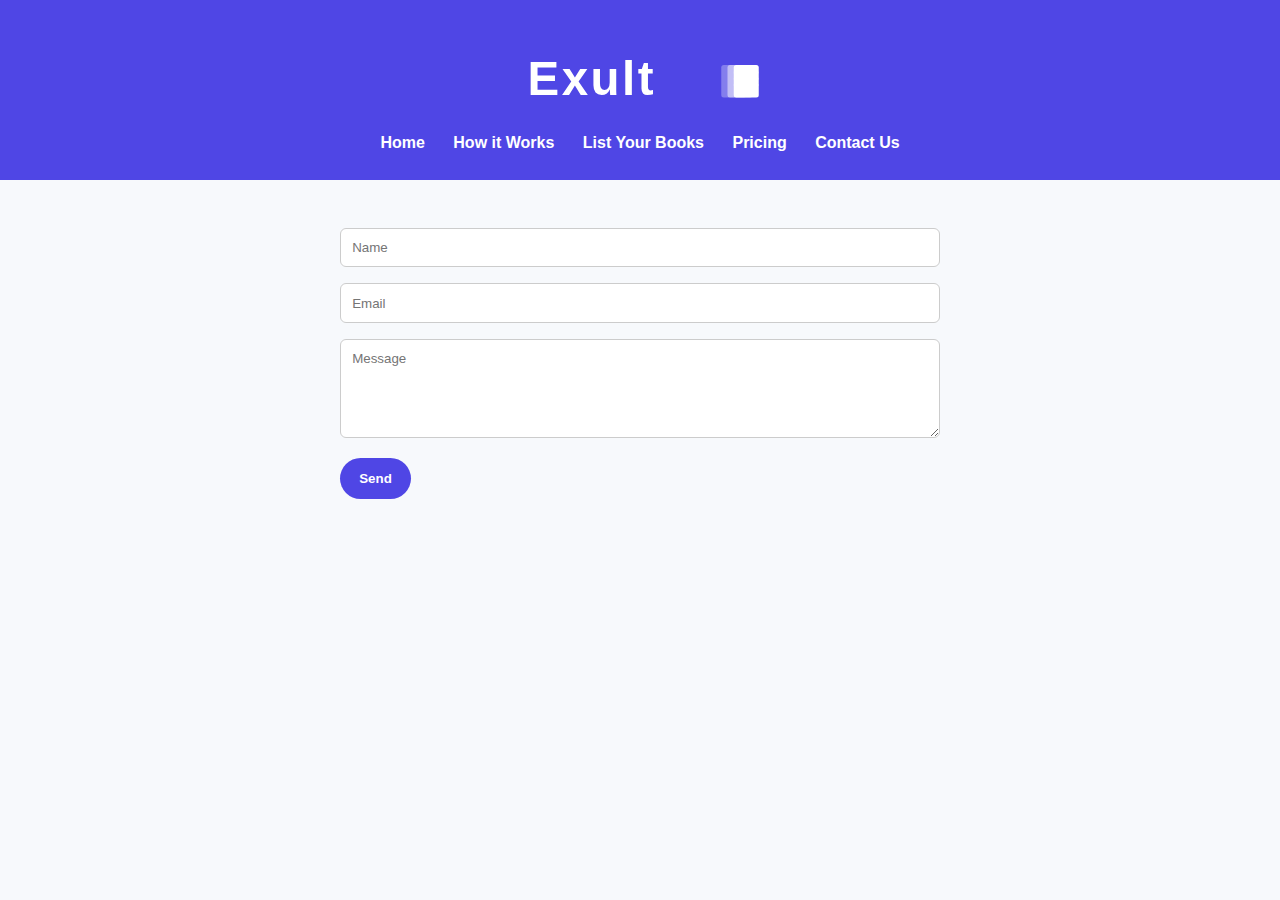
<file: contact-us.html>
<!DOCTYPE html>
<html lang="en">
<head>
<meta charset="UTF-8">
<meta name="viewport" content="width=device-width, initial-scale=1">
<title>Exult – Contact</title>
<link rel="stylesheet" href="css/styles.css">
<style>
section {
  max-width: 600px;
}
</style>
</head>
<body>
<header>
<img src="assets/images/exult-logo.svg" alt="Exult" class="logo">
<nav>
<a href="index.html">Home</a>
<a href="how-it-works.html">How it Works</a>
<a href="list-your-books.html">List Your Books</a>
<a href="pricing.html">Pricing</a>
<a href="contact-us.html">Contact Us</a>
</nav>
</header>
<section>
<form>
<input placeholder="Name" />
<input placeholder="Email" />
<textarea rows="5" placeholder="Message"></textarea>
<button type="submit">Send</button>
</form>
</section>
</body>
</html>
</file>
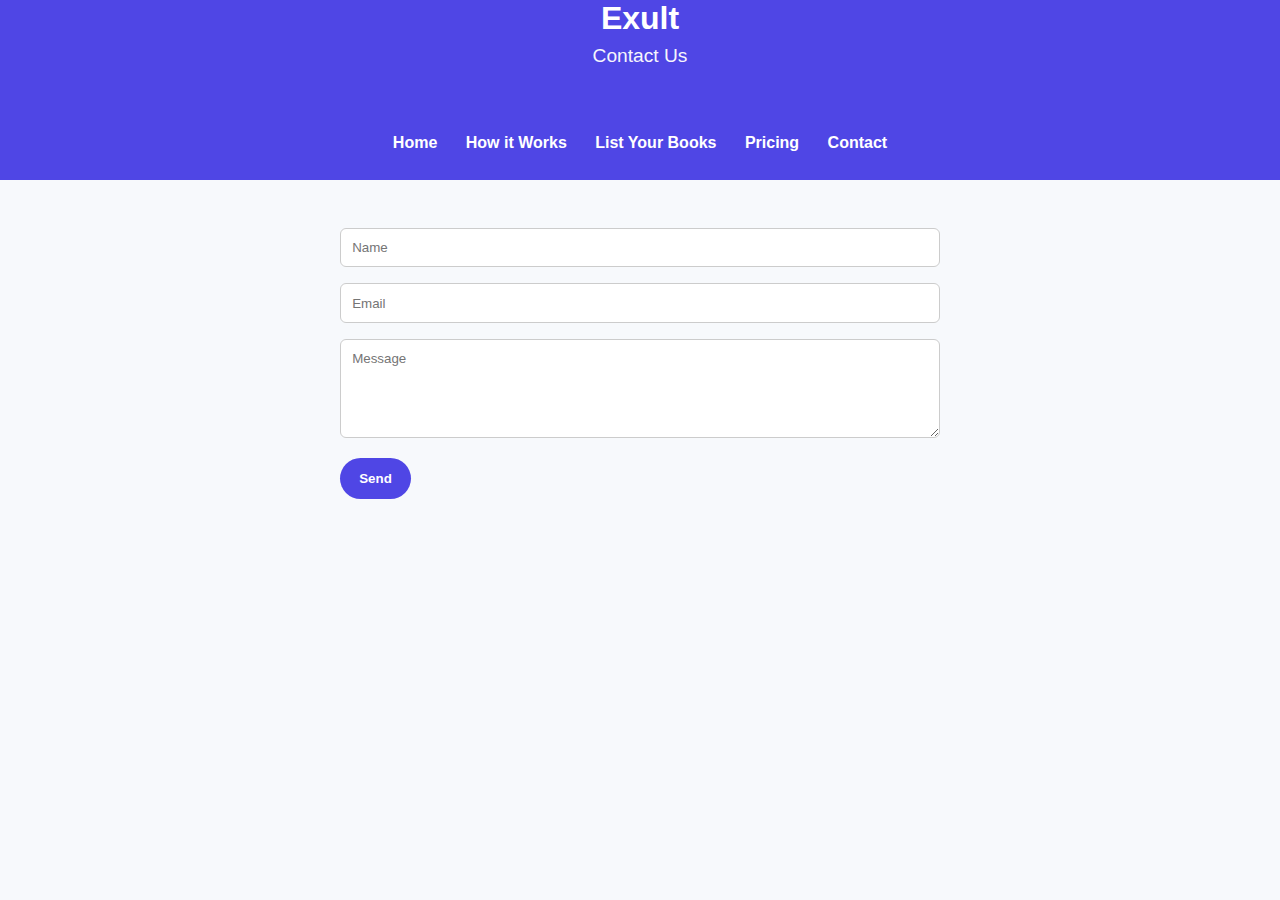
<file: contact.html>
<!DOCTYPE html>
<html lang="en">
<head>
<meta charset="UTF-8">
<meta name="viewport" content="width=device-width, initial-scale=1">
<title>Exult – Contact</title>
<link rel="stylesheet" href="css/styles.css">
<style>
section {
  max-width: 600px;
}
</style>
</head>
<body>
<header>
<h1>Exult</h1>
<p>Contact Us</p>
<nav>
<a href="index.html">Home</a>
<a href="how-it-works.html">How it Works</a>
<a href="list-your-books.html">List Your Books</a>
<a href="pricing.html">Pricing</a>
<a href="contact.html">Contact</a>
</nav>
</header>
<section>
<form>
<input placeholder="Name" />
<input placeholder="Email" />
<textarea rows="5" placeholder="Message"></textarea>
<button type="submit">Send</button>
</form>
</section>
</body>
</html>
</file>
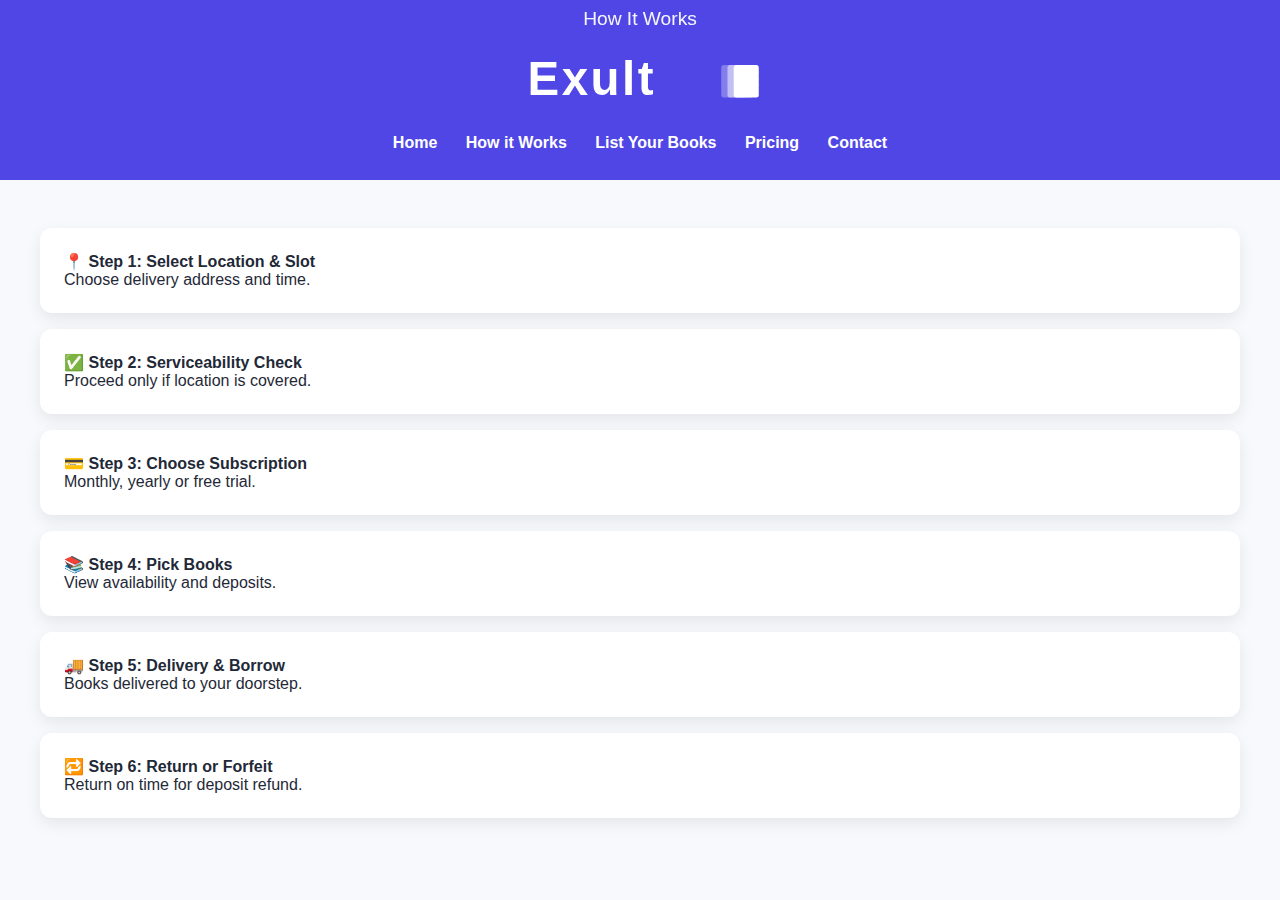
<file: how-it-works.html>
<!DOCTYPE html>
<html lang="en">
<head>
<meta charset="UTF-8">
<meta name="viewport" content="width=device-width, initial-scale=1">
<title>Exult – How It Works</title>
<link rel="stylesheet" href="css/styles.css">
</head>
<body>
<header>
<img src="assets/images/exult-logo.svg" alt="Exult" class="logo">
<p>How It Works</p>
<nav>
<a href="index.html">Home</a>
<a href="how-it-works.html">How it Works</a>
<a href="list-your-books.html">List Your Books</a>
<a href="pricing.html">Pricing</a>
<a href="contact.html">Contact</a>
</nav>
</header>
<section>
<div class="step">📍 <strong>Step 1: Select Location & Slot</strong><br>Choose delivery address and time.</div>
<div class="step">✅ <strong>Step 2: Serviceability Check</strong><br>Proceed only if location is covered.</div>
<div class="step">💳 <strong>Step 3: Choose Subscription</strong><br>Monthly, yearly or free trial.</div>
<div class="step">📚 <strong>Step 4: Pick Books</strong><br>View availability and deposits.</div>
<div class="step">🚚 <strong>Step 5: Delivery & Borrow</strong><br>Books delivered to your doorstep.</div>
<div class="step">🔁 <strong>Step 6: Return or Forfeit</strong><br>Return on time for deposit refund.</div>
</section>
</body>
</html>
</file>
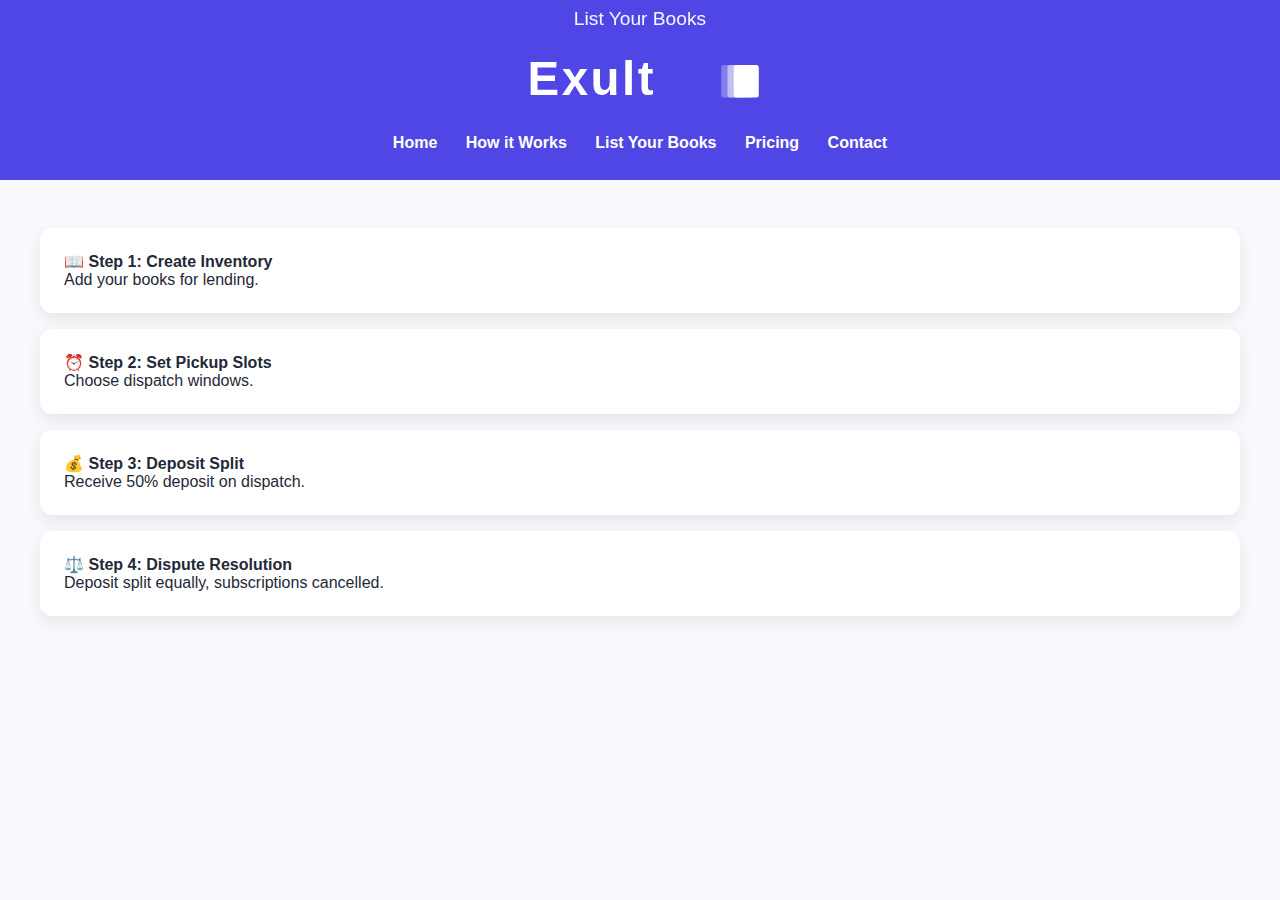
<file: list-your-books.html>
<!DOCTYPE html>
<html lang="en">
<head>
<meta charset="UTF-8">
<meta name="viewport" content="width=device-width, initial-scale=1">
<title>Exult – List Your Books</title>
<link rel="stylesheet" href="css/styles.css">
</head>
<body>
<header>
<img src="assets/images/exult-logo.svg" alt="Exult" class="logo">
<p>List Your Books</p>
<nav>
<a href="index.html">Home</a>
<a href="how-it-works.html">How it Works</a>
<a href="list-your-books.html">List Your Books</a>
<a href="pricing.html">Pricing</a>
<a href="contact.html">Contact</a>
</nav>
</header>
<section>
<div class="step">📖 <strong>Step 1: Create Inventory</strong><br>Add your books for lending.</div>
<div class="step">⏰ <strong>Step 2: Set Pickup Slots</strong><br>Choose dispatch windows.</div>
<div class="step">💰 <strong>Step 3: Deposit Split</strong><br>Receive 50% deposit on dispatch.</div>
<div class="step">⚖️ <strong>Step 4: Dispute Resolution</strong><br>Deposit split equally, subscriptions cancelled.</div>
</section>
</body>
</html>
</file>
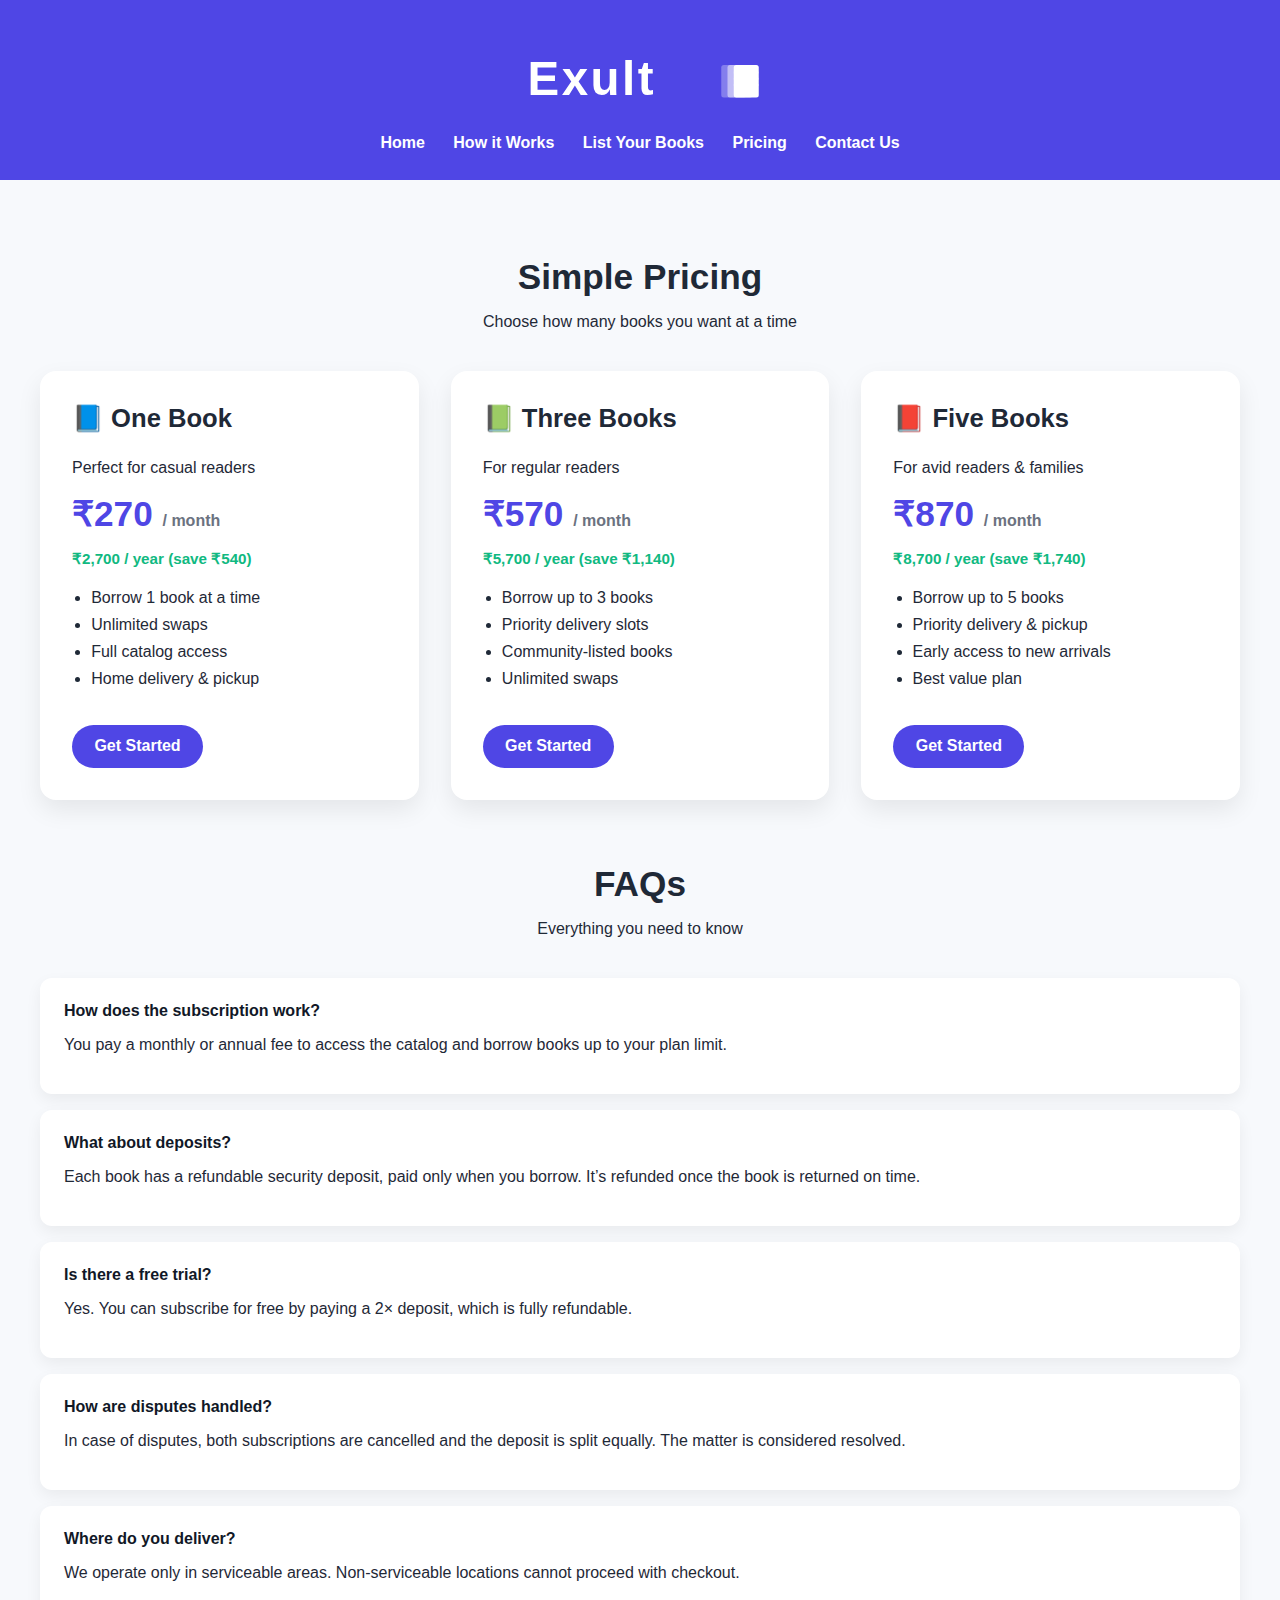
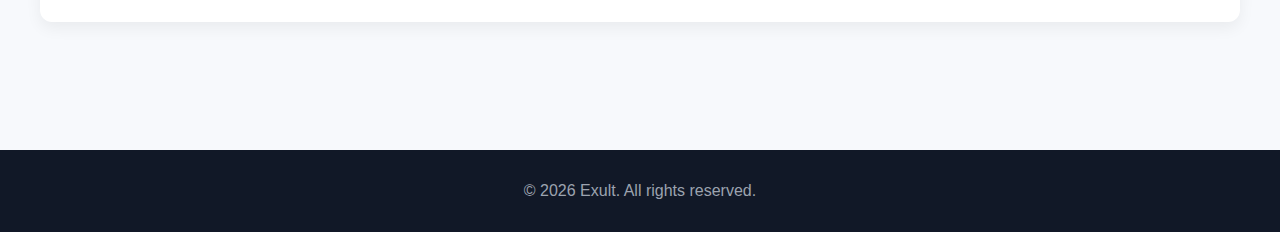
<file: pricing.html>
<!DOCTYPE html>
<html lang="en">
<head>
  <meta charset="UTF-8" />
  <meta name="viewport" content="width=device-width, initial-scale=1.0" />
  <title>Exult – Pricing</title>
  <link rel="stylesheet" href="css/styles.css">
  <style>
    /* Page-specific styles for pricing */
    .pricing-grid {
      display: grid;
      grid-template-columns: repeat(auto-fit, minmax(280px, 1fr));
      gap: 2rem;
    }
    .card {
      border-radius: 16px;
      box-shadow: 0 10px 25px rgba(0,0,0,0.08);
    }
    .card h3 {
      font-size: 1.6rem;
    }
    .price {
      font-size: 2.2rem;
      font-weight: 700;
      margin: 1rem 0;
      color: #4f46e5;
    }
    .price span {
      font-size: 1rem;
      color: #6b7280;
    }
    ul {
      padding-left: 1.2rem;
      line-height: 1.7;
    }
    .annual {
      margin-top: 0.5rem;
      font-size: 0.95rem;
      color: #10b981;
      font-weight: 600;
    }
    .section-title {
      text-align: center;
      margin-bottom: 2.5rem;
    }
    .section-title h2 {
      font-size: 2.2rem;
      margin-bottom: 0.5rem;
    }
    .faq {
      margin-top: 4rem;
    }
    .faq-item {
      background: white;
      border-radius: 12px;
      padding: 1.5rem;
      margin-bottom: 1rem;
      box-shadow: 0 6px 16px rgba(0,0,0,0.06);
    }
    .faq-item h4 {
      margin: 0 0 0.5rem 0;
      color: #111827;
    }

    /* Responsive styles for pricing page */
    @media (max-width: 640px) {
      .pricing-grid {
        grid-template-columns: 1fr;
        gap: 1.5rem;
      }

      .section-title h2 {
        font-size: 1.6rem;
      }

      .card h3 {
        font-size: 1.3rem;
      }

      .price {
        font-size: 1.8rem;
      }

      .faq {
        margin-top: 2rem;
      }

      .faq-item {
        padding: 1rem;
      }
    }

    @media (min-width: 641px) and (max-width: 1024px) {
      .pricing-grid {
        grid-template-columns: repeat(auto-fit, minmax(240px, 1fr));
        gap: 1.5rem;
      }

      .section-title h2 {
        font-size: 1.9rem;
      }

      .card h3 {
        font-size: 1.4rem;
      }

      .price {
        font-size: 2rem;
      }
    }
  </style>
</head>
<body>

<header>
<img src="assets/images/exult-logo.svg" alt="Exult" class="logo">
<nav>
<a href="index.html">Home</a>
<a href="how-it-works.html">How it Works</a>
<a href="list-your-books.html">List Your Books</a>
<a href="pricing.html">Pricing</a>
<a href="contact-us.html">Contact Us</a>
</nav>
</header>

<section class="container">
  <div class="section-title">
    <h2>Simple Pricing</h2>
    <p>Choose how many books you want at a time</p>
  </div>

  <div class="pricing-grid">
    <div class="card">
      <h3>📘 One Book</h3>
      <p>Perfect for casual readers</p>
      <div class="price">₹270 <span>/ month</span></div>
      <div class="annual">₹2,700 / year (save ₹540)</div>
      <ul>
        <li>Borrow 1 book at a time</li>
        <li>Unlimited swaps</li>
        <li>Full catalog access</li>
        <li>Home delivery & pickup</li>
      </ul>
      <a href="#" class="cta">Get Started</a>
    </div>

    <div class="card">
      <h3>📗 Three Books</h3>
      <p>For regular readers</p>
      <div class="price">₹570 <span>/ month</span></div>
      <div class="annual">₹5,700 / year (save ₹1,140)</div>
      <ul>
        <li>Borrow up to 3 books</li>
        <li>Priority delivery slots</li>
        <li>Community-listed books</li>
        <li>Unlimited swaps</li>
      </ul>
      <a href="#" class="cta">Get Started</a>
    </div>

    <div class="card">
      <h3>📕 Five Books</h3>
      <p>For avid readers & families</p>
      <div class="price">₹870 <span>/ month</span></div>
      <div class="annual">₹8,700 / year (save ₹1,740)</div>
      <ul>
        <li>Borrow up to 5 books</li>
        <li>Priority delivery & pickup</li>
        <li>Early access to new arrivals</li>
        <li>Best value plan</li>
      </ul>
      <a href="#" class="cta">Get Started</a>
    </div>
  </div>

  <div class="faq">
    <div class="section-title">
      <h2>FAQs</h2>
      <p>Everything you need to know</p>
    </div>

    <div class="faq-item">
      <h4>How does the subscription work?</h4>
      <p>You pay a monthly or annual fee to access the catalog and borrow books up to your plan limit.</p>
    </div>

    <div class="faq-item">
      <h4>What about deposits?</h4>
      <p>Each book has a refundable security deposit, paid only when you borrow. It’s refunded once the book is returned on time.</p>
    </div>

    <div class="faq-item">
      <h4>Is there a free trial?</h4>
      <p>Yes. You can subscribe for free by paying a 2× deposit, which is fully refundable.</p>
    </div>

    <div class="faq-item">
      <h4>How are disputes handled?</h4>
      <p>In case of disputes, both subscriptions are cancelled and the deposit is split equally. The matter is considered resolved.</p>
    </div>

    <div class="faq-item">
      <h4>Where do you deliver?</h4>
      <p>We operate only in serviceable areas. Non-serviceable locations cannot proceed with checkout.</p>
    </div>
  </div>
</section>

<footer>
  <p>© 2026 Exult. All rights reserved.</p>
</footer>

</body>
</html>
</file>
<file: css/styles.css>
/* Base styles */
body {
  margin: 0;
  padding: 0;
  font-family: -apple-system, BlinkMacSystemFont, "Segoe UI", Roboto, Arial, Helvetica, sans-serif;
  background: #f7f9fc;
  color: #1f2937;
}

/* Header */
header {
  background: #4f46e5;
  color: white;
  padding: 0;
  text-align: center;
  height: 180px;
  width: 100%;
  position: relative;
  overflow: hidden;
}

header h1 {
  margin: 0;
  font-size: 2rem;
}

/* Logo */
.logo {
  display: block;
  height: 100px;
  width: 250px;
  position: absolute;
  top: 30px;
  left: 50%;
  transform: translateX(-50%);
  filter: brightness(0) invert(1);
}

header p {
  margin: 0.5rem 0;
  opacity: 0.95;
  font-size: 1.2rem;
}

/* Navigation */
nav {
  position: absolute;
  bottom: 20px;
  left: 0;
  right: 0;
  width: 100%;
  text-align: center;
}

nav a {
  color: white;
  margin: 0 12px;
  text-decoration: none;
  font-weight: 600;
  display: inline-block;
  padding: 0.5rem 0;
}

nav a:hover {
  opacity: 0.8;
}

/* Section container */
section {
  max-width: 1100px;
  margin: auto;
  padding: 3rem 1rem;
}

.container {
  max-width: 1100px;
  margin: auto;
  padding: 3rem 1rem;
}

/* Cards */
.cards {
  display: grid;
  grid-template-columns: repeat(auto-fit, minmax(260px, 1fr));
  gap: 1.5rem;
}

.card {
  background: white;
  padding: 2rem;
  border-radius: 14px;
  box-shadow: 0 8px 20px rgba(0, 0, 0, 0.08);
}

.card h3 {
  margin-top: 0;
}

/* Step cards */
.step {
  background: white;
  margin-bottom: 1rem;
  padding: 1.5rem;
  border-radius: 12px;
  box-shadow: 0 6px 16px rgba(0, 0, 0, 0.08);
}

/* Buttons and CTAs */
.btn,
.cta {
  display: inline-block;
  margin-top: 1rem;
  background: #4f46e5;
  color: white;
  padding: 0.8rem 1.4rem;
  border-radius: 999px;
  text-decoration: none;
  font-weight: 600;
  border: none;
  cursor: pointer;
}

.btn:hover,
.cta:hover {
  background: #4338ca;
}

/* Form elements */
input,
textarea {
  width: 100%;
  padding: 0.7rem;
  margin-bottom: 1rem;
  border-radius: 6px;
  border: 1px solid #ccc;
  box-sizing: border-box;
  font-family: inherit;
}

button {
  background: #4f46e5;
  color: white;
  border: none;
  padding: 0.8rem 1.2rem;
  border-radius: 999px;
  cursor: pointer;
  font-weight: 600;
}

button:hover {
  background: #4338ca;
}

/* Footer */
footer {
  text-align: center;
  padding: 2rem 1rem;
  background: #111827;
  color: #9ca3af;
  margin-top: 4rem;
}

footer p {
  margin: 0;
}

/* Responsive Design - Mobile First */

/* Mobile devices (up to 640px) */
@media (max-width: 640px) {
  header {
    height: 200px;
  }

  .logo {
    height: 70px;
    width: 175px;
    top: 25px;
  }

  header p {
    font-size: 1rem;
  }

  nav {
    bottom: 15px;
  }

  nav a {
    display: block;
    margin: 0.25rem 0;
    padding: 0.25rem 0;
  }

  section,
  .container {
    padding: 2rem 1rem;
  }

  .cards {
    grid-template-columns: 1fr;
    gap: 1rem;
  }

  .card {
    padding: 1.5rem;
  }

  .btn,
  .cta {
    display: block;
    text-align: center;
    width: 100%;
  }

  input,
  textarea,
  button {
    font-size: 16px; /* Prevents zoom on iOS */
  }
}

/* Tablets (641px to 1024px) */
@media (min-width: 641px) and (max-width: 1024px) {
  header {
    height: 170px;
  }

  .logo {
    height: 85px;
    width: 212px;
    top: 28px;
  }

  header p {
    font-size: 1.1rem;
  }

  nav {
    bottom: 18px;
  }

  nav a {
    margin: 0 10px;
  }

  section,
  .container {
    padding: 2.5rem 1.5rem;
  }

  .cards {
    grid-template-columns: repeat(auto-fit, minmax(220px, 1fr));
    gap: 1.25rem;
  }
}

/* Desktop (1025px and up) */
@media (min-width: 1025px) {
  header {
    height: 180px;
  }

  .logo {
    height: 100px;
    width: 250px;
    top: 30px;
  }

  nav {
    bottom: 20px;
  }

  section,
  .container {
    max-width: 1200px;
  }
}

/* Large desktop (1440px and up) */
@media (min-width: 1440px) {
  section,
  .container {
    max-width: 1400px;
  }

  header p {
    font-size: 1.3rem;
  }
}

/* Landscape orientation for mobile */
@media (max-width: 896px) and (orientation: landscape) {
  header {
    height: 140px;
  }

  .logo {
    height: 55px;
    width: 137px;
    top: 20px;
  }

  nav {
    bottom: 15px;
  }

  nav a {
    display: inline-block;
    margin: 0 8px;
    padding: 0.25rem 0;
  }
}
</file>
